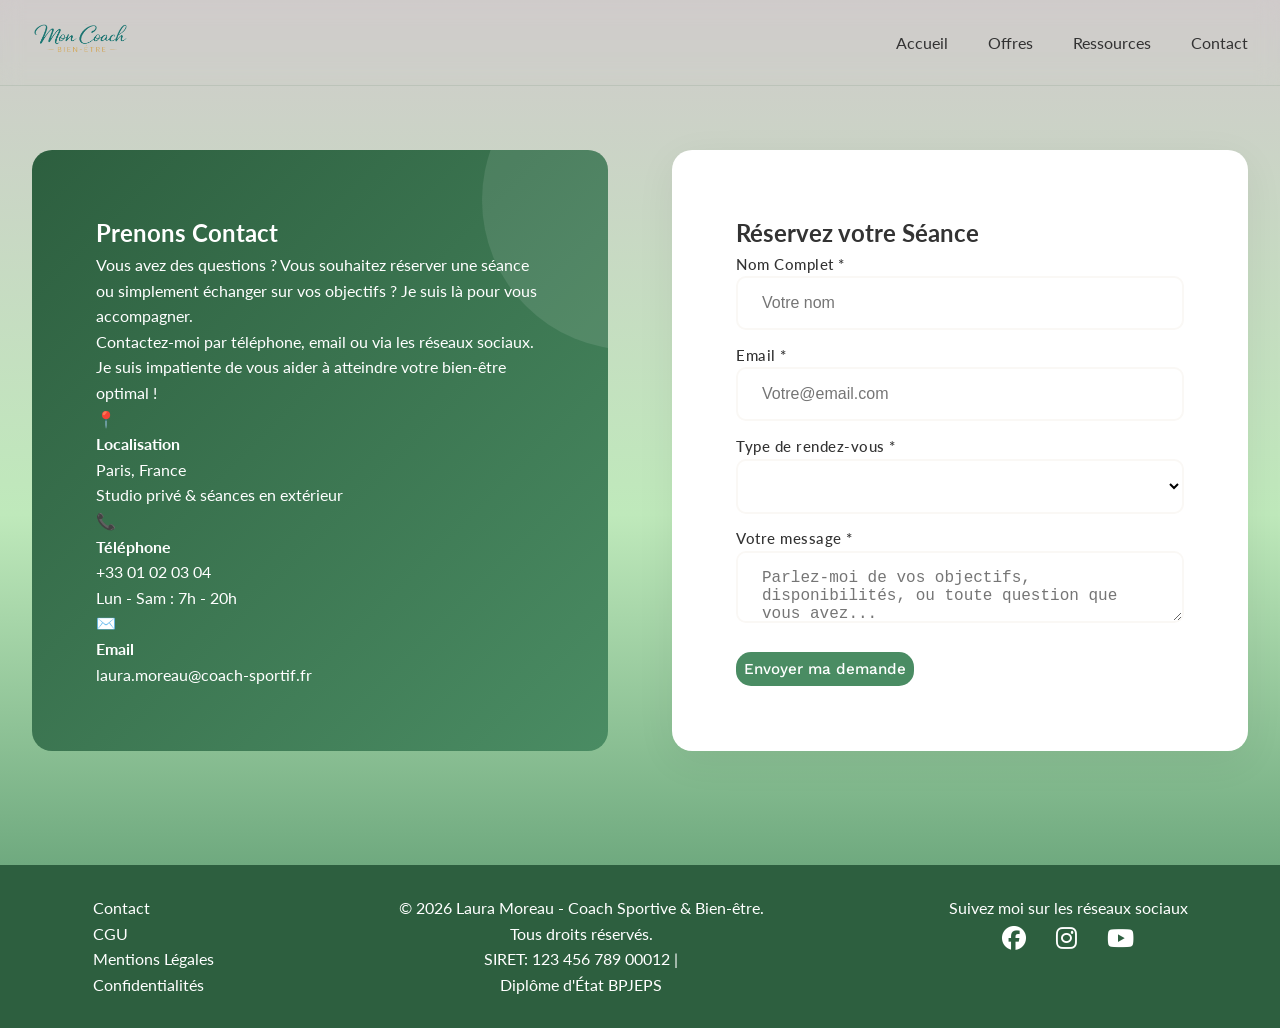
<file: contact.html>
<!doctype html>
<html lang="fr">
  <head>
    <meta charset="UTF-8" />
    <meta name="viewport" content="width=device-width, initial-scale=1.0" />
    <title>mon coach bien être</title>
    <link rel="stylesheet" href="style.css" />
    <link
      href="https://fonts.googleapis.com/css2?family=Cormorant+Garamond:wght@300;400;600;700&family=Work+Sans:wght@300;400;500;600&display=swap"
      rel="stylesheet"
    />
    <link
      href="https://fonts.googleapis.com/css2?family=Lato:ital,wght@0,100;0,300;0,400;0,700;0,900;1,100;1,300;1,400;1,700;1,900&display=swap"
      rel="stylesheet"
    />
    <link
      rel="stylesheet"
      href="https://cdnjs.cloudflare.com/ajax/libs/font-awesome/6.5.1/css/all.min.css"
    />
  </head>
  <body>
    <nav>
      <div class="container">
        <div class="logo">
          <a href="index.html"
            ><img
              src="./img/logo coach bien etre2.png"
              alt="mon coach bien être"
          /></a>
        </div>
        <ul id="nav-links">
          <li>
            <a href="index.html">Accueil</a>
          </li>
          <li><a href="offres.html">Offres</a></li>
          <li><a href="ressources.html">Ressources</a></li>
          <li>
            <a href="contact.html">Contact</a>
          </li>
        </ul>
        <div class="burger" id="burger">
          <span></span>
          <span></span>
          <span></span>
        </div>
      </div>
    </nav>
    <section class="contact">
      <div class="contact-info">
        <h2>Prenons Contact</h2>
        <p>
          Vous avez des questions ? Vous souhaitez réserver une séance ou
          simplement échanger sur vos objectifs ? Je suis là pour vous
          accompagner.
        </p>
        <p>
          Contactez-moi par téléphone, email ou via les réseaux sociaux. Je suis
          impatiente de vous aider à atteindre votre bien-être optimal !
        </p>
        <div class="info-item">
          <div class="info-icon">📍</div>
          <div class="info-content">
            <h4>Localisation</h4>
            <p>Paris, France<br />Studio privé & séances en extérieur</p>
          </div>
        </div>
        <div class="info-item">
          <div class="info-icon">📞</div>
          <div class="info-content">
            <h4>Téléphone</h4>
            <p>+33 01 02 03 04<br />Lun - Sam : 7h - 20h</p>
          </div>
        </div>
        <div class="info-item">
          <div class="info-icon">✉️</div>
          <div class="info-content">
            <h4>Email</h4>
            <p>laura.moreau@coach-sportif.fr</p>
          </div>
        </div>
      </div>
      <div class="contact-form">
        <h2>Réservez votre Séance</h2>
        <form id="contact-form">
          <div class="form-group">
            <label for="nom">Nom Complet *</label>
            <input
              type="text"
              id="nom"
              name="nom"
              required
              placeholder="Votre nom"
            />
          </div>
          <div class="form-group">
            <label for="email">Email *</label>
            <input
              type="email"
              id="email"
              name="email"
              required
              placeholder="Votre@email.com"
            />
          </div>
          <div class="form-group">
            <label for="type">Type de rendez-vous *</label>
            <select id="type" name="type" required>
              <option value="Sélectionnez une option"></option>
              <option value="individuel">Coaching Individuel</option>
              <option value="groupe">Atelier de Groupe</option>
              <option value="ligne">Programme en ligne</option>
              <option value="decouverte">Séance Découverte</option>
              <option value="autre">Autre demande</option>
            </select>
          </div>
          <div class="form-group">
            <label for="message">Votre message *</label>
            <textarea
              name="message"
              id="message"
              required
              placeholder="Parlez-moi de vos objectifs, disponibilités, ou toute question que vous avez..."
            ></textarea>
          </div>
          <button type="submit" class="btn btn-primary">
            Envoyer ma demande
          </button>
        </form>
        <div class="success-message" id="success-message">
          <h3 style="margin-bottom: 0.5rem">Message envoyé avec succès</h3>
          <p style="margin: 0">
            Je vous recontacterai dans les 24 heures. A très bientôt
          </p>
        </div>
      </div>
    </section>
    <footer>
      <div class="footer-container">
        <div class="footer-left">
          <p><a href="contact.html" style="color:white;text-decoration:none;">Contact</a></p>
          <p><a href="#" style="color:white;text-decoration:none;">CGU</a></p>
          <p><a href="#" style="color:white;text-decoration:none;">Mentions Légales</a></p>
          <p><a href="#" style="color:white;text-decoration:none;">Confidentialités</a></p>
        </div>
        <div class="footer-center">
          <p>
            &copy; 2026 Laura Moreau - Coach Sportive & Bien-être. <br />Tous
            droits réservés.
          </p>
          <p>SIRET: 123 456 789 00012 | <br />Diplôme d'État BPJEPS</p>
        </div>
        <div class="footer-right">
          <p>Suivez moi sur les réseaux sociaux</p>
          <ul class="footer-social-media">
            <li>
              <a href="https://www.facebook.com/" target="_blank">
                <i class="fab fa-facebook"></i
              ></a>
            </li>
            <li>
              <a href="https://www.instagram.com/" target="_blank">
                <i class="fab fa-instagram"></i
              ></a>
            </li>
            <li>
              <a href="https://www.youtube.com/" target="_blank"
                ><i class="fab fa-youtube"></i
              ></a>
            </li>
          </ul>
        </div>
      </div>
    </footer>
    <script src="script.js"></script>
  </body>
</html>
</file>
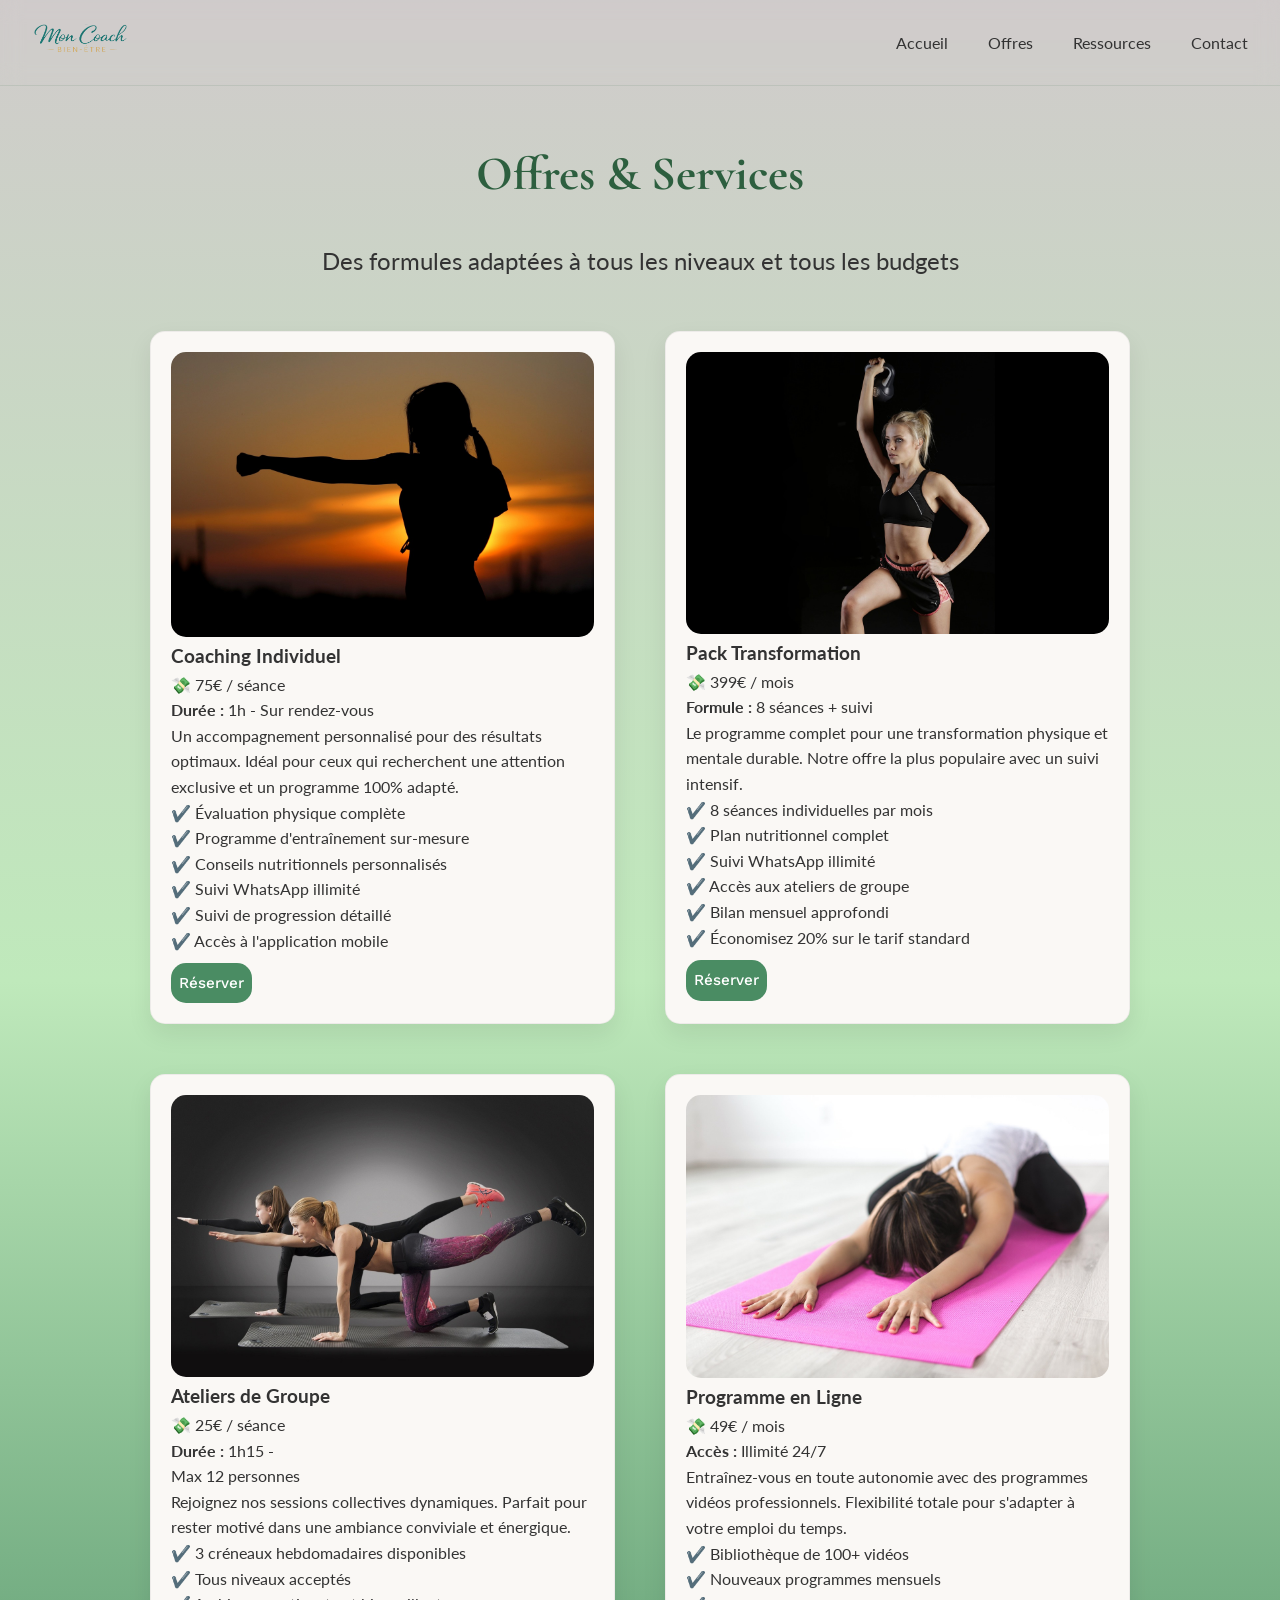
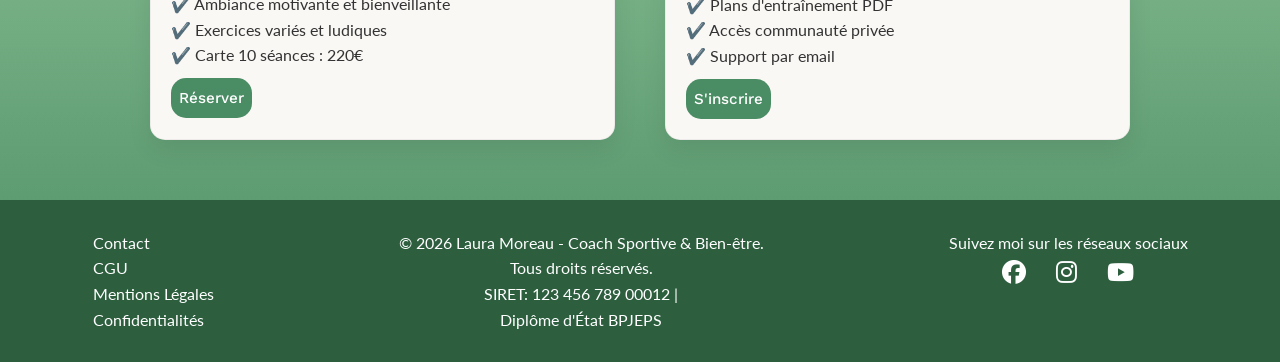
<file: offres.html>
<!doctype html>
<html lang="fr">
  <head>
    <meta charset="UTF-8" />
    <meta name="viewport" content="width=device-width, initial-scale=1.0" />
    <title>mon coach bien être</title>
    <link rel="stylesheet" href="style.css" />
    <link
      href="https://fonts.googleapis.com/css2?family=Cormorant+Garamond:wght@300;400;600;700&family=Work+Sans:wght@300;400;500;600&display=swap"
      rel="stylesheet"
    />
    <link
      href="https://fonts.googleapis.com/css2?family=Lato:ital,wght@0,100;0,300;0,400;0,700;0,900;1,100;1,300;1,400;1,700;1,900&display=swap"
      rel="stylesheet"
    />
    <link
      rel="stylesheet"
      href="https://cdnjs.cloudflare.com/ajax/libs/font-awesome/6.5.1/css/all.min.css"
    />
  </head>
  <body>
    <nav>
      <div class="container">
        <div class="logo">
          <a href="index.html"
            ><img
              src="./img/logo coach bien etre2.png"
              alt="mon coach bien être"
          /></a>
        </div>
        <ul id="nav-links">
          <li>
            <a href="index.html">Accueil</a>
          </li>
          <li><a href="offres.html">Offres</a></li>
          <li><a href="ressources.html">Ressources</a></li>
          <li>
            <a href="contact.html">Contact</a>
          </li>
        </ul>
        <div class="burger" id="burger">
          <span></span>
          <span></span>
          <span></span>
        </div>
      </div>
    </nav>
    <section id="offres">
      <div class="container">
        <div class="section-header">
          <h2>Offres & Services</h2>
          <p>Des formules adaptées à tous les niveaux et tous les budgets</p>
        </div>
        <div class="offres-grid">
          <div class="offre-card">
            <img
              src="./img/karate_coaching_individuel.jpg"
              alt="coaching_individuel"
            />
            <div>
              <h3>Coaching Individuel</h3>
              <div>💸 75€ <span>/ séance</span></div>
              <p><strong>Durée :</strong> 1h - Sur rendez-vous</p>
            </div>
            <div>
              <p>
                Un accompagnement personnalisé pour des résultats optimaux.
                Idéal pour ceux qui recherchent une attention exclusive et un
                programme 100% adapté.
              </p>
              <ul class="offre-features">
                <li>✔️ Évaluation physique complète</li>
                <li>✔️ Programme d'entraînement sur-mesure</li>
                <li>✔️ Conseils nutritionnels personnalisés</li>
                <li>✔️ Suivi WhatsApp illimité</li>
                <li>✔️ Suivi de progression détaillé</li>
                <li>✔️ Accès à l'application mobile</li>
              </ul>
              <a href="contact.html" class="btn btn-primary">Réserver</a>
            </div>
          </div>

          <div class="offre-card">
            <img src="./img/gym_tonic.jpg" alt="pack_transformation" />
            <div>
              <h3>Pack Transformation</h3>
              <div>💸 399€ <span>/ mois</span></div>
              <p><strong>Formule :</strong> 8 séances + suivi</p>
            </div>
            <div>
              <p>
                Le programme complet pour une transformation physique et mentale
                durable. Notre offre la plus populaire avec un suivi intensif.
              </p>
              <ul class="offre-features">
                <li>✔️ 8 séances individuelles par mois</li>
                <li>✔️ Plan nutritionnel complet</li>
                <li>✔️ Suivi WhatsApp illimité</li>
                <li>✔️ Accès aux ateliers de groupe</li>
                <li>✔️ Bilan mensuel approfondi</li>
                <li>✔️ Économisez 20% sur le tarif standard</li>
              </ul>
              <a href="contact.html" class="btn btn-primary">Réserver</a>
            </div>
          </div>

          <div class="offre-card">
            <img src="./img/cours_collectif_gym.jpg" alt="cours_collectif" />
            <div>
              <h3>Ateliers de Groupe</h3>
              <div>💸 25€ <span>/ séance</span></div>
              <p><strong>Durée :</strong> 1h15 - <br />Max 12 personnes</p>
            </div>
            <div>
              <p>
                Rejoignez nos sessions collectives dynamiques. Parfait pour
                rester motivé dans une ambiance conviviale et énergique.
              </p>
              <ul class="offre-features">
                <li>✔️ 3 créneaux hebdomadaires disponibles</li>
                <li>✔️ Tous niveaux acceptés</li>
                <li>✔️ Ambiance motivante et bienveillante</li>
                <li>✔️ Exercices variés et ludiques</li>
                <li>✔️ Carte 10 séances : 220€</li>
              </ul>
              <a href="contact.html" class="btn btn-primary">Réserver</a>
            </div>
          </div>

          <div class="offre-card">
            <img src="./img/etirrement.jpg" alt="programme_fitness_en_ligne" />
            <div>
              <h3>Programme en Ligne</h3>
              <div>💸 49€ <span>/ mois</span></div>
              <p><strong>Accès :</strong> Illimité 24/7</p>
            </div>
            <div>
              <p>
                Entraînez-vous en toute autonomie avec des programmes vidéos
                professionnels. Flexibilité totale pour s'adapter à votre emploi
                du temps.
              </p>
              <ul class="offre-features">
                <li>✔️ Bibliothèque de 100+ vidéos</li>
                <li>✔️ Nouveaux programmes mensuels</li>
                <li>✔️ Plans d'entraînement PDF</li>
                <li>✔️ Accès communauté privée</li>
                <li>✔️ Support par email</li>
              </ul>
              <a href="contact.html" class="btn btn-primary">S'inscrire</a>
            </div>
          </div>
        </div>
      </div>
    </section>

    <footer>
      <div class="footer-container">
        <div class="footer-left">
          <p><a href="contact.html" style="color:white;text-decoration:none;">Contact</a></p>
          <p><a href="#" style="color:white;text-decoration:none;">CGU</a></p>
          <p><a href="#" style="color:white;text-decoration:none;">Mentions Légales</a></p>
          <p><a href="#" style="color:white;text-decoration:none;">Confidentialités</a></p>
        </div>
        <div class="footer-center">
          <p>
            &copy; 2026 Laura Moreau - Coach Sportive & Bien-être. <br />Tous
            droits réservés.
          </p>
          <p>SIRET: 123 456 789 00012 | <br />Diplôme d'État BPJEPS</p>
        </div>
        <div class="footer-right">
          <p>Suivez moi sur les réseaux sociaux</p>
          <ul class="footer-social-media">
            <li>
              <a href="https://www.facebook.com/" target="_blank">
                <i class="fab fa-facebook"></i
              ></a>
            </li>
            <li>
              <a href="https://www.instagram.com/" target="_blank">
                <i class="fab fa-instagram"></i
              ></a>
            </li>
            <li>
              <a href="https://www.youtube.com/" target="_blank"
                ><i class="fab fa-youtube"></i
              ></a>
            </li>
          </ul>
        </div>
      </div>
    </footer>

    <script src="script.js"></script>
  </body>
</html>
</file>
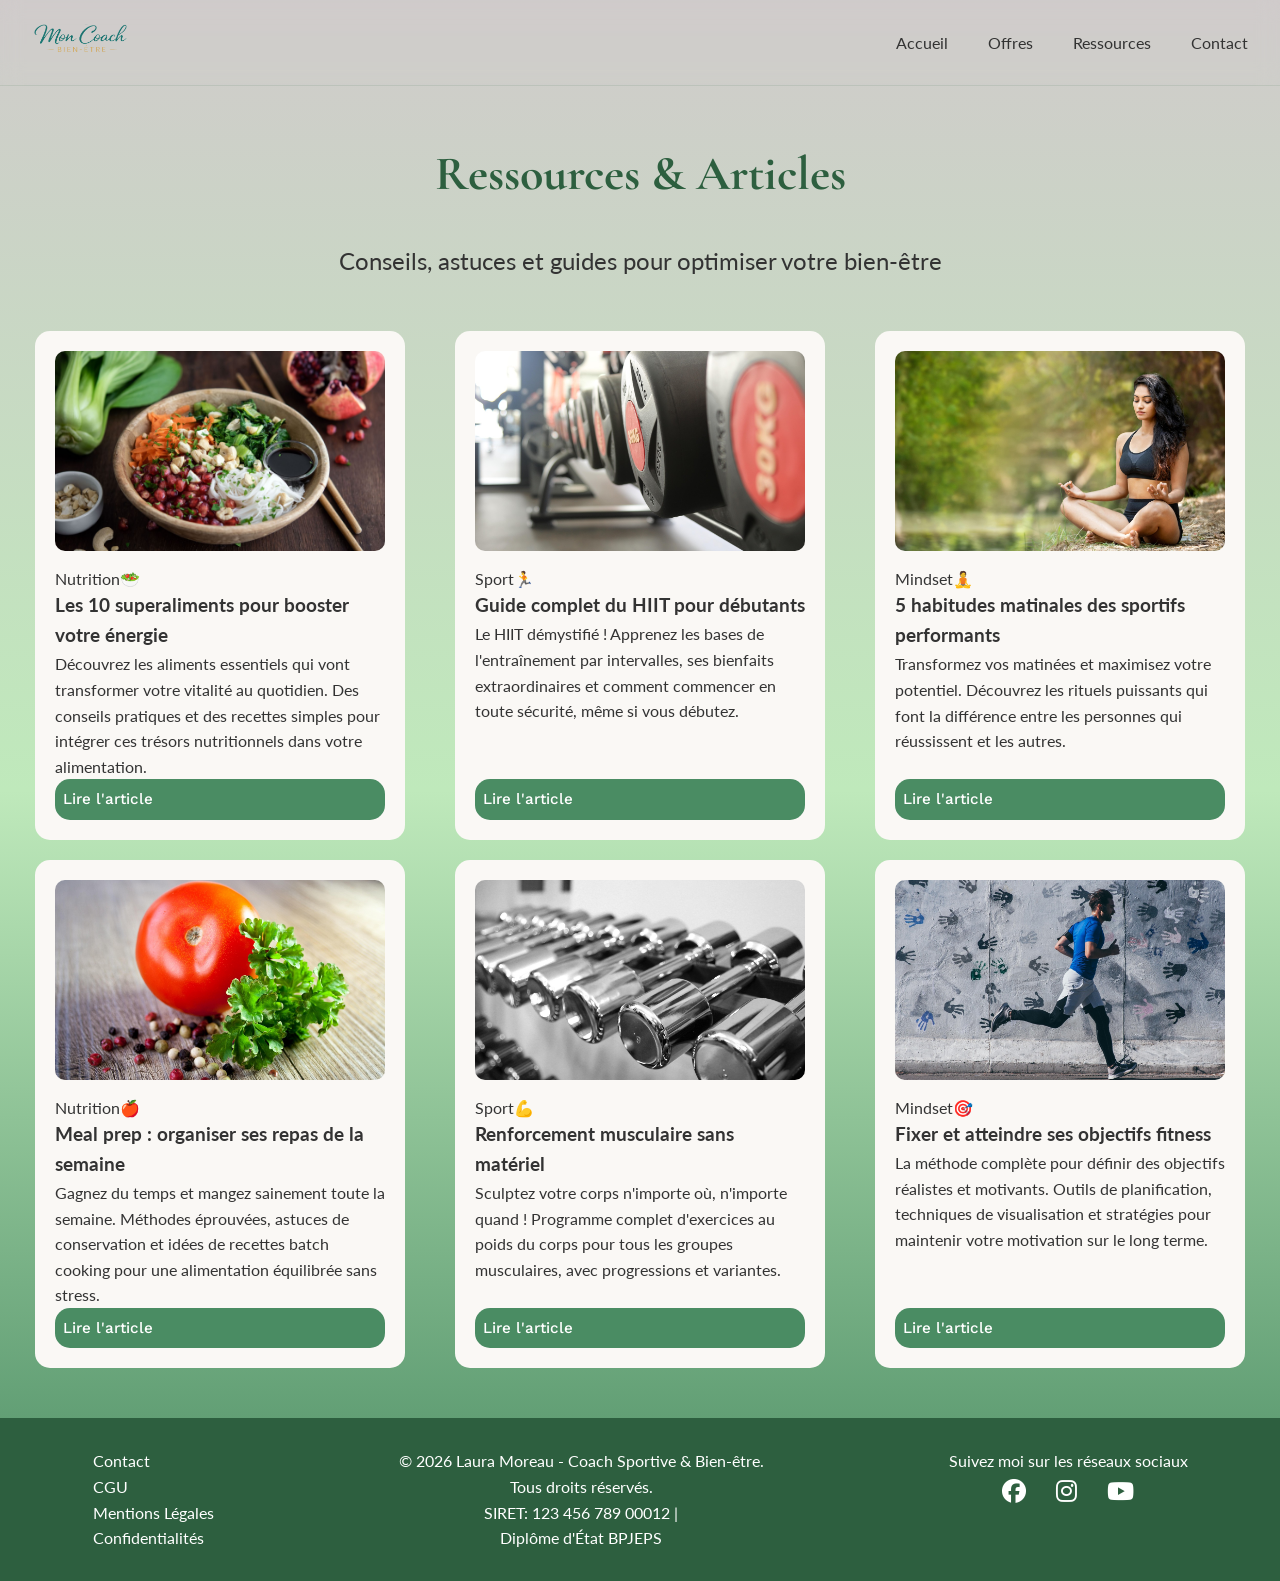
<file: ressources.html>
<!doctype html>
<html lang="fr">
  <head>
    <meta charset="UTF-8" />
    <meta name="viewport" content="width=device-width, initial-scale=1.0" />
    <title>ressources</title>
    <link rel="stylesheet" href="style.css" />
    <link
      href="https://fonts.googleapis.com/css2?family=Cormorant+Garamond:wght@300;400;600;700&family=Work+Sans:wght@300;400;500;600&display=swap"
      rel="stylesheet"
    />
    <link
      href="https://fonts.googleapis.com/css2?family=Lato:ital,wght@0,100;0,300;0,400;0,700;0,900;1,100;1,300;1,400;1,700;1,900&display=swap"
      rel="stylesheet"
    />
    <link
      rel="stylesheet"
      href="https://cdnjs.cloudflare.com/ajax/libs/font-awesome/6.5.1/css/all.min.css"
    />
  </head>
  <body>
    <nav>
      <div class="container">
        <div class="logo">
          <a href="index.html"
            ><img
              src="./img/logo coach bien etre2.png"
              alt="mon coach bien être"
          /></a>
        </div>
        <ul id="nav-links">
          <li>
            <a href="index.html">Accueil</a>
          </li>
          <li><a href="offres.html">Offres</a></li>
          <li><a href="ressources.html">Ressources</a></li>
          <li>
            <a href="contact.html">Contact</a>
          </li>
        </ul>
        <div class="burger" id="burger">
          <span></span>
          <span></span>
          <span></span>
        </div>
      </div>
    </nav>
    <section id="ressources">
      <div class="container">
        <div class="section-header">
          <h2>Ressources & Articles</h2>
          <p>Conseils, astuces et guides pour optimiser votre bien-être</p>
        </div>

        <div class="ressources-grid">
          <div class="ressource-card">
            <div class="ressource-image">
              <img
                src="./img/asian-bowl-a-la-grenade-1.jpg"
                alt="aliments_energetique"
              />
            </div>
            <div class="ressource-content">
              <span class="ressource-category">Nutrition🥗</span>

              <h3>Les 10 superaliments pour booster votre énergie</h3>
              <p>
                Découvrez les aliments essentiels qui vont transformer votre
                vitalité au quotidien. Des conseils pratiques et des recettes
                simples pour intégrer ces trésors nutritionnels dans votre
                alimentation.
              </p>
              <a href="https://www.google.com/" target="_blank" class="btn-primary" style="margin-top:auto;">
                Lire l'article
              </a>
            </div>
          </div>

          <div class="ressource-card">
            <div class="ressource-image">
              <img src="./img/salle_fitness.jpg" alt="sport_fitness" />
            </div>
            <div class="ressource-content">
              <span class="ressource-category">Sport🏃</span>
              <h3>Guide complet du HIIT pour débutants</h3>
              <p>
                Le HIIT démystifié ! Apprenez les bases de l'entraînement par
                intervalles, ses bienfaits extraordinaires et comment commencer
                en toute sécurité, même si vous débutez.
              </p>
              <a href="https://www.google.com/" target="_blank" class="btn-primary" style="margin-top:auto;">
                Lire l'article
              </a>
            </div>
          </div>

          <div class="ressource-card">
            <div class="ressource-image">
              <img src="./img/yoga_foret.jpg" alt="mindset_yoga" />
            </div>
            <div class="ressource-content">
              <span class="ressource-category">Mindset🧘</span>
              <h3>5 habitudes matinales des sportifs performants</h3>
              <p>
                Transformez vos matinées et maximisez votre potentiel. Découvrez
                les rituels puissants qui font la différence entre les personnes
                qui réussissent et les autres.
              </p>
              <a href="https://www.google.com/" target="_blank" class="btn-primary" style="margin-top:auto;">
                Lire l'article
              </a>
            </div>
          </div>

          <div class="ressource-card">
            <div class="ressource-image">
              <img src="./img/tomato.jpg" alt="repas_nutrition" />
            </div>
            <div class="ressource-content">
              <span class="ressource-category">Nutrition🍎</span>
              <h3>Meal prep : organiser ses repas de la semaine</h3>
              <p>
                Gagnez du temps et mangez sainement toute la semaine. Méthodes
                éprouvées, astuces de conservation et idées de recettes batch
                cooking pour une alimentation équilibrée sans stress.
              </p>
              <a href="https://www.google.com/" target="_blank" class="btn-primary" style="margin-top:auto;">
                Lire l'article
              </a>
            </div>
          </div>

          <div class="ressource-card">
            <div class="ressource-image">
              <img src="./img/poids_salle_de_sport.jpg" alt="salle_de_sport" />
            </div>
            <div class="ressource-content">
              <span class="ressource-category">Sport💪</span>
              <h3>Renforcement musculaire sans matériel</h3>
              <p>
                Sculptez votre corps n'importe où, n'importe quand ! Programme
                complet d'exercices au poids du corps pour tous les groupes
                musculaires, avec progressions et variantes.
              </p>
              <a href="https://www.google.com/" target="_blank" class="btn-primary" style="margin-top:auto;">
                Lire l'article
              </a>
            </div>
          </div>

          <div class="ressource-card">
            <div class="ressource-image">
              <img src="./img/running_homme.jpg" alt="mindsent_running" />
            </div>
            <div class="ressource-content">
              <span class="ressource-category">Mindset🎯</span>
              <h3>Fixer et atteindre ses objectifs fitness</h3>
              <p>
                La méthode complète pour définir des objectifs réalistes et
                motivants. Outils de planification, techniques de visualisation
                et stratégies pour maintenir votre motivation sur le long terme.
              </p>
              <a href="https://www.google.com/" target="_blank" class="btn-primary" style="margin-top:auto;">
                Lire l'article
              </a>
            </div>
          </div>
        </div>
      </div>
    </section>
    <footer>
      <div class="footer-container">
        <div class="footer-left">
          <p><a href="contact.html" style="color:white;text-decoration:none;">Contact</a></p>
          <p><a href="#" style="color:white;text-decoration:none;">CGU</a></p>
          <p><a href="#" style="color:white;text-decoration:none;">Mentions Légales</a></p>
          <p><a href="#" style="color:white;text-decoration:none;">Confidentialités</a></p>
        </div>
        <div class="footer-center">
          <p>
            &copy; 2026 Laura Moreau - Coach Sportive & Bien-être. <br />Tous
            droits réservés.
          </p>
          <p>SIRET: 123 456 789 00012 | <br />Diplôme d'État BPJEPS</p>
        </div>
        <div class="footer-right">
          <p>Suivez moi sur les réseaux sociaux</p>
          <ul class="footer-social-media">
            <li>
              <a href="https://www.facebook.com/" target="_blank">
                <i class="fab fa-facebook"></i
              ></a>
            </li>
            <li>
              <a href="https://www.instagram.com/" target="_blank">
                <i class="fab fa-instagram"></i
              ></a>
            </li>
            <li>
              <a href="https://www.youtube.com/" target="_blank"
                ><i class="fab fa-youtube"></i
              ></a>
            </li>
          </ul>
        </div>
      </div>
    </footer>

    <script src="script.js"></script>
  </body>
</html>
</file>
<file: style.css>
:root {
  --background: linear-gradient(180deg, #d0cbcb, #bfe9bb, #4a8c63);
  --texttitle: #2d5f3f;
  --text: #333;
  --button: #4a8c63;
  --white: #fff;
  --cream: #faf8f5;
}

* {
  margin: 0;
  padding: 0;
  box-sizing: border-box;
}

html {
  scroll-behavior: smooth;
}

body {
  font-family: "Lato", sans-serif;
  color: var(--text);
  background: var(--background);
  overflow-x: hidden;
  line-height: 1.6;
}

nav {
  /* position: fixed;
  top: 0; */
  width: 100%;
  backdrop-filter: blur(10px);
  padding: 1.5rem 0;
  border-bottom: 1px solid rgba(45, 95, 63, 0.1);
  position: relative;
}

nav .container {
  margin: 0 auto;
  padding: 0 2rem;
  display: flex;
  justify-content: space-between;
  align-items: center;
}

nav ul {
  display: flex;
  list-style: none;
  gap: 2.5rem;
}

nav a {
  text-decoration: none;
  color: var(--text);
  font-weight: 400;
  font-size: 1rem;
}

.logo img {
  width: 100px;
  height: auto;
}

.btn-primary {
  display: inline-block;
  background: #4a7c59;
  color: #fff;
  padding: 14px 34px;
  border: none;
  border-radius: 50px;
  font-family: "Work Sans", sans-serif;
  font-size: 0.95rem;
  font-weight: 500;
  cursor: pointer;
  transition:
    background 0.25s ease,
    transform 0.2s ease;
}
.btn-primary:hover {
  background: #3a6347;
  transform: translateY(-2px);
}

/* ===== Page Home ===== */

.section1-home {
  display: grid;
  grid-template-columns: 1fr 1fr;
  padding: 40px;
  gap: 100px;
}

.section1-home p {
  font-size: 1.2rem;
  margin-bottom: 1rem;
}

.section1-home-left {
  min-width: 0;
}

.section1-home-left h1 {
  font-size: clamp(2rem, 3vw, 4rem); /* ← remplacer le 4rem fixe */
  font-family: "Cormorant Garamond", sans-serif;
  font-weight: 700;
}

.section1-home-left h2 {
  font-size: clamp(1.5rem, 2.5vw, 3rem);
  font-family: "Cormorant Garamond", sans-serif;
  font-weight: 700;
  margin-bottom: 1rem;
}

.section1-home-right img {
  width: 100%;
  border-radius: 30px;
  object-fit: cover;
}

.section2-home {
  text-align: center;
}

.section2-home h2 {
  font-family: "Cormorant Garamond", sans-serif;
  font-size: 3rem;
  margin-top: 5rem;
}

.section2-home h3 {
  font-family: "Cormorant Garamond", sans-serif;
  font-size: 2rem;
  margin-bottom: 5rem;
}

.section2-group {
  display: grid;
  grid-template-columns: repeat(3, 1fr);
  gap: 2rem;
  padding: 1rem;
}

.section2-colums {
  background: var(--cream);
  border-radius: 15px;
  padding: 20px;
  box-shadow: 0 10px 25px rgba(0, 0, 0, 0.08);
  border: 1px solid rgba(0, 0, 0, 0.05);
  display: flex;
  flex-direction: column;
  margin-bottom: 5rem;
}

.section2-colums img {
  width: 100%;
  border-radius: 15px;
  margin: 1rem 0;
}

/* ═══════════════════════════════════════════
       SECTION : À PROPOS / MA PHILOSOPHIE
    ═══════════════════════════════════════════ */
.section-apropos {
  padding: 100px 60px;
  background: #c5c9c2;
  display: grid;
  grid-template-columns: 1fr 1fr;
  gap: 80px;
  align-items: center;
}

.apropos-img-wrapper {
  position: relative;
}

.apropos-img-wrapper img {
  width: 100%;
  height: 520px;
  object-fit: cover;
  border-radius: 40px 40px 120px 40px;
  display: block;
}

/* Badge flottant sur la photo */
.apropos-badge {
  position: absolute;
  bottom: -24px;
  right: -24px;
  background: #4a7c59;
  color: #fff;
  border-radius: 50%;
  width: 115px;
  height: 115px;
  display: flex;
  flex-direction: column;
  align-items: center;
  justify-content: center;
  font-family: "Cormorant Garamond", serif;
  text-align: center;
  box-shadow: 0 8px 24px rgba(74, 124, 89, 0.35);
}

.apropos-badge .badge-number {
  font-size: 2.2rem;
  font-weight: 700;
  line-height: 1;
}

.apropos-badge .badge-label {
  font-size: 0.65rem;
  text-transform: uppercase;
  letter-spacing: 0.05em;
  line-height: 1.3;
}

.apropos-content {
  max-width: 540px;
}

.apropos-tag {
  display: inline-block;
  font-size: 0.75rem;
  text-transform: uppercase;
  letter-spacing: 0.15em;
  color: #4a7c59;
  font-weight: 600;
  margin-bottom: 16px;
}

.apropos-content h2 {
  font-family: "Cormorant Garamond", serif;
  font-size: clamp(2.2rem, 3vw, 3.4rem);
  font-weight: 700;
  color: #2a3b2d;
  line-height: 1.15;
  margin-bottom: 24px;
}

.apropos-content h2 em {
  font-style: italic;
  color: #4a7c59;
}

.apropos-content p {
  font-size: 1.05rem;
  color: #3d4f3e;
  line-height: 1.8;
  margin-bottom: 20px;
}

/* Valeurs / piliers */
.apropos-piliers {
  display: flex;
  gap: 12px;
  flex-wrap: wrap;
  margin-top: 28px;
}

.pilier {
  display: flex;
  align-items: center;
  gap: 8px;
  background: rgba(74, 124, 89, 0.12);
  border: 1px solid rgba(74, 124, 89, 0.25);
  border-radius: 50px;
  padding: 8px 18px;
  font-size: 0.85rem;
  color: #2a3b2d;
  font-weight: 500;
}

.pilier span.icon {
  font-size: 1rem;
}

/* ═══════════════════════════════════════════
       SECTION : TÉMOIGNAGES
    ═══════════════════════════════════════════ */
.section-temoignages {
  padding: 100px 60px;
}

.temoignages-header {
  text-align: center;
  margin-bottom: 60px;
}

.temoignages-header .section-tag {
  display: inline-block;
  font-size: 0.75rem;
  text-transform: uppercase;
  letter-spacing: 0.15em;
  color: #4a7c59;
  font-weight: 600;
  margin-bottom: 12px;
}

.temoignages-header h2 {
  font-family: "Cormorant Garamond", serif;
  font-size: clamp(2rem, 3vw, 3.2rem);
  font-weight: 700;
  color: #2a3b2d;
  line-height: 1.2;
}

.temoignages-header h2 em {
  font-style: italic;
  color: #4a7c59;
}

.temoignages-header p {
  margin-top: 12px;
  color: #5a6e5c;
  font-size: 1rem;
}

/* Grille témoignages */
.temoignages-grid {
  display: grid;
  grid-template-columns: repeat(3, 1fr);
  gap: 28px;
}

.temoignage-card {
  background: #fff;
  border-radius: 24px;
  padding: 36px 32px;
  position: relative;
  box-shadow: 0 4px 20px rgba(74, 124, 89, 0.1);
  transition:
    transform 0.3s ease,
    box-shadow 0.3s ease;
}

.temoignage-card:hover {
  transform: translateY(-6px);
  box-shadow: 0 12px 32px rgba(74, 124, 89, 0.18);
}

/* Grande citation décorative */
.temoignage-card::before {
  content: '"';
  font-family: "Cormorant Garamond", serif;
  font-size: 7rem;
  color: #4a7c59;
  opacity: 0.12;
  position: absolute;
  top: 10px;
  left: 24px;
  line-height: 1;
}

/* Étoiles */
.temoignage-stars {
  color: #e6a817;
  font-size: 1rem;
  letter-spacing: 2px;
  margin-bottom: 16px;
}

.temoignage-card blockquote {
  font-family: "Cormorant Garamond", serif;
  font-size: 1.2rem;
  font-style: italic;
  color: #2a3b2d;
  line-height: 1.7;
  margin-bottom: 24px;
  position: relative;
}

/* Résultat mis en avant */
.temoignage-result {
  display: inline-block;
  background: rgba(74, 124, 89, 0.1);
  color: #4a7c59;
  font-size: 0.8rem;
  font-weight: 600;
  text-transform: uppercase;
  letter-spacing: 0.08em;
  padding: 5px 14px;
  border-radius: 50px;
  margin-bottom: 20px;
}

/* Auteur */
.temoignage-auteur {
  display: flex;
  align-items: center;
  gap: 14px;
  border-top: 1px solid rgba(74, 124, 89, 0.15);
  padding-top: 20px;
}

.auteur-avatar {
  width: 48px;
  height: 48px;
  border-radius: 50%;
  background: #4a7c59;
  display: flex;
  align-items: center;
  justify-content: center;
  font-family: "Cormorant Garamond", serif;
  font-size: 1.3rem;
  font-weight: 700;
  color: #fff;
  flex-shrink: 0;
}

.auteur-info .name {
  font-weight: 600;
  color: #2a3b2d;
  font-size: 0.95rem;
}

.auteur-info .detail {
  font-size: 0.8rem;
  color: #7a917b;
  margin-top: 2px;
}

/* Carte mise en avant (carte du milieu) */
.temoignage-card.featured {
  background: #4a7c59;
  color: #fff;
}

.temoignage-card.featured::before {
  color: #fff;
  opacity: 0.15;
}
.temoignage-card.featured .temoignage-stars {
  color: #f5c842;
}
.temoignage-card.featured blockquote {
  color: #e8f0e9;
}
.temoignage-card.featured .temoignage-result {
  background: rgba(255, 255, 255, 0.18);
  color: #d4edda;
}
.temoignage-card.featured .temoignage-auteur {
  border-top-color: rgba(255, 255, 255, 0.2);
}
.temoignage-card.featured .auteur-avatar {
  background: #fff;
  color: #4a7c59;
}
.temoignage-card.featured .auteur-info .name {
  color: #fff;
}
.temoignage-card.featured .auteur-info .detail {
  color: rgba(255, 255, 255, 0.65);
}

/* Bande CTA sous les témoignages */
.temoignages-cta {
  text-align: center;
  margin-top: 56px;
}

.temoignages-cta p {
  font-family: "Cormorant Garamond", serif;
  font-size: 1.5rem;
  font-style: italic;
  color: var(--white);
  margin-bottom: 20px;
}

/* ===== Page Offres ===== */

.section-header h2 {
  text-align: center;
  font-family: "Cormorant Garamond", sans-serif;
  font-size: 3rem;
  font-weight: 700;
  margin: 50px 0px 30px 0px;
  color: #2d5f3f;
}

.section-header p {
  text-align: center;
  font-family: "Lato", sans-serif;
  color: var(--text);
  font-size: 1.5rem;
  margin-bottom: 40px;
}

.offres-grid {
  display: grid;
  grid-template-columns: repeat(2, minmax(0, 1fr));
  gap: 50px;
  width: 100%;
  max-width: 1000px; /* largeur totale des 2 colonnes */
  margin-left: auto;
  margin-right: auto;
  text-align: left;
  border-radius: 15px;
  padding: 10px;
}

.offre-features li {
  list-style: none;
}

.offre-card {
  background: var(--cream);
  border-radius: 15px;
  padding: 20px;
  box-shadow: 0 10px 25px rgba(0, 0, 0, 0.08);
  border: 1px solid rgba(0, 0, 0, 0.05);
  display: flex;
  flex-direction: column;
}

.offre-card:hover {
  transform: translateY(-5px);
  box-shadow: 0 15px 35px rgba(0, 0, 0, 0.12);
  transition: all 0.3s ease;
}

.offre-card img {
  border-radius: 15px;
  margin-bottom: 5px;
  width: 100%;
}

.btn-primary {
  background: var(--button);
  border-radius: 15px;
  text-decoration: none;
  padding: 8px;
  margin-top: 10px;
  display: inline-block;
  color: var(--white);
}

.btn-primary:hover {
  background: var(--cream);
  color: var(--text);
}

/* ===== Page Ressources ===== */

.ressources-grid {
  display: grid;
  grid-template-columns: repeat(3, 1fr);
  gap: 20px;
  margin: 50px 20px 0px 20px;
}

.ressource-card {
  background: var(--cream);
  margin: 0 15px;
  padding: 20px;
  border-radius: 15px;
  display: flex;
  flex-direction: column;
}

.ressource-card:hover {
  transform: translateY(-5px);
  box-shadow: 0 15px 35px rgba(0, 0, 0, 0.12);
  transition: all 0.3s ease;
}

.ressource-image {
  width: 100%;
  overflow: hidden;
  border-radius: 10px;
  margin-bottom: 15px;
}

.ressource-image img {
  width: 100%;
  height: 200px;
  object-fit: cover;
  display: block;
}

.ressource-content {
  display: flex;
  flex-direction: column;
  flex: 1;
}

.ressource-content li {
  list-style: none;
  margin-top: auto;
}

.ressource-content a {
  margin-top: auto;
  display: inline-block;
}

/* ===== Page Contact ===== */

.contact {
  display: grid;
  grid-template-columns: 1fr 1fr;
  gap: 4rem;
  padding: 4rem 2rem;
  max-width: 1400px;
  margin: 0 auto;
}

.contact-info {
  background: linear-gradient(135deg, var(--texttitle), var(--button));
  padding: 4rem;
  border-radius: 20px;
  color: var(--white);
  position: relative;
  overflow: hidden;
}

.contact-info::before {
  content: "";
  position: absolute;
  top: -100px;
  left: 450px;
  width: 300px;
  height: 300px;
  background: rgba(255, 255, 255, 0.1);
  border-radius: 50%;
}

.contact-form {
  background: white;
  padding: 4rem;
  border-radius: 20px;
  box-shadow: 0 10px 40px rgba(0, 0, 0, 0.06);
}

.form-group {
  display: block;
  margin-bottom: 0.8rem;
  color: var(--text);
  font-weight: 500;
  font-size: 0.95rem;
  letter-spacing: 0.5px;
}

.form-group input,
.form-group select,
.form-group textarea {
  width: 100%;
  padding: 1rem 1.5rem;
  border: 2px solid var(--cream);
  border-radius: 10px;
  font-size: 1rem;
  transition: all 0.3s ease;
  background: var(--white);
}

.success-message {
  display: none;
  margin-top: 1rem;
  color: green;
}

/* ===== Footer ===== */

footer {
  width: 100%;
  background: var(--texttitle);
  color: white;
  padding: 30px 0;
  text-align: center;
  margin-top: 50px;
  bottom: 0;
}

footer p {
  font-size: 1rem;
}

.footer-container {
  display: flex;
  justify-content: space-around;
  margin: 0 auto;
}

.footer-left {
  text-align: left;
}

.footer-social-media {
  display: flex;
  gap: 20px;
  justify-content: center;
}

.footer-social-media li {
  list-style: none;
}

.footer-social-media a {
  display: inline-flex;
  align-items: center;
  color: var(--white);
  text-decoration: none;
  margin: 5px;
}

.footer-social-media a:hover {
  color: #1877f2; /* Couleur au survol */
}

.footer-social-media svg,
.footer-social-media i {
  font-size: 1.5rem;
}

/* ===== MENU BURGER ===== */

.burger {
  display: none;
  flex-direction: column;
  cursor: pointer;
  gap: 5px;
}

.burger span {
  width: 25px;
  height: 3px;
  background: var(--text);
  border-radius: 3px;
  transition: all 0.3s ease;
}

@media (max-width: 768px) {
  .section1-home {
    grid-template-columns: 1fr; /* colonne unique sur mobile */
    gap: 30px;
    padding: 20px;
  }

  .contact {
    grid-template-columns: 1fr;
    gap: 2rem;
    padding: 2rem 1rem;
  }

  .contact-info,
  .contact-form {
    padding: 2rem 1.5rem;
  }

  .section1-home-left h1 {
    font-size: 2rem;
  }
  .section1-home-left h2 {
    font-size: 1.5rem;
  }

  .section2-group {
    grid-template-columns: repeat(2, 1fr);
  }

  .section2-home h2 {
    font-size: 2rem;
    margin-top: 3rem;
  }

  .section2-home h3 {
    font-size: 1.3rem;
    margin-bottom: 2rem;
  }

  .section-apropos {
    grid-template-columns: 1fr;
    padding: 60px 30px;
    gap: 50px;
  }
  .apropos-badge {
    bottom: 12px;
    right: 12px;
  }
  .temoignages-grid {
    grid-template-columns: 1fr;
  }
  .section-temoignages {
    padding: 60px 30px;
  }

  nav ul {
    position: absolute;
    top: 100%;
    left: 0;
    right: 0;
    background: var(--background);
    width: 100%;
    flex-direction: column;
    align-items: center;
    gap: 20px;
    padding: 30px 0;
    transform: translateY(-200%);
    transition: transform 0.4s ease;
    z-index: 100;
  }

  nav ul.active {
    transform: translateY(0);
    background: var(--cream);
  }

  .burger {
    display: flex;
  }
  .ressources-grid {
    grid-template-columns: repeat(2, 1fr);
  }

  .offres-grid {
    grid-template-columns: 1fr;
    gap: 40px;
  }
}

@media (max-width: 568px) {
  .section2-group {
    grid-template-columns: 1fr;
  }

  .ressources-grid {
    grid-template-columns: 1fr;
    margin: 30px 10px 0px 10px;
  }

  .ressource-card {
    margin: 0 auto;
  }

  .offres-grid {
    max-width: 100%;
    padding: 0;
  }

  .footer-container {
    flex-direction: column;
  }

  .footer-left,
  .footer-right {
    display: none;
  }
}
</file>
